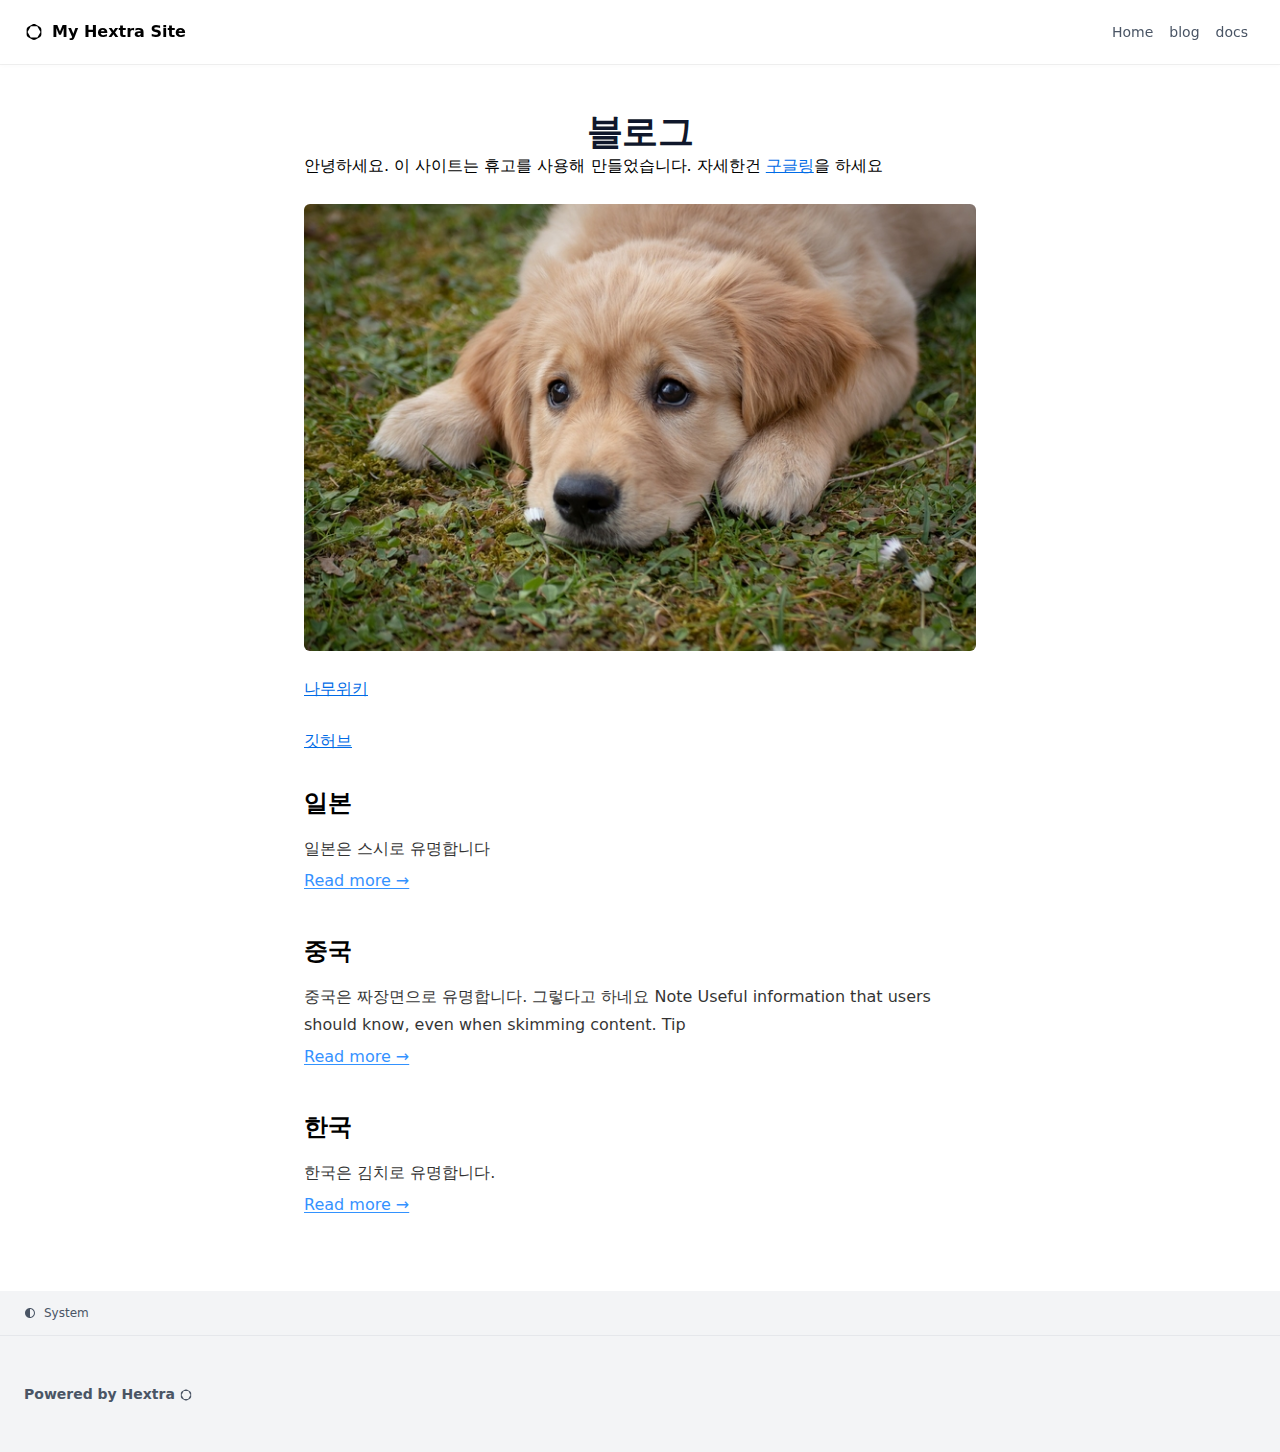
<file: blog/page/1/index.html>
<!doctype html><html lang=en><head><title>https://navillera7.github.io/rad/blog/</title><link rel=canonical href=https://navillera7.github.io/rad/blog/><meta name=robots content="noindex"><meta charset=utf-8><meta http-equiv=refresh content="0; url=https://navillera7.github.io/rad/blog/"></head></html>
</file>
